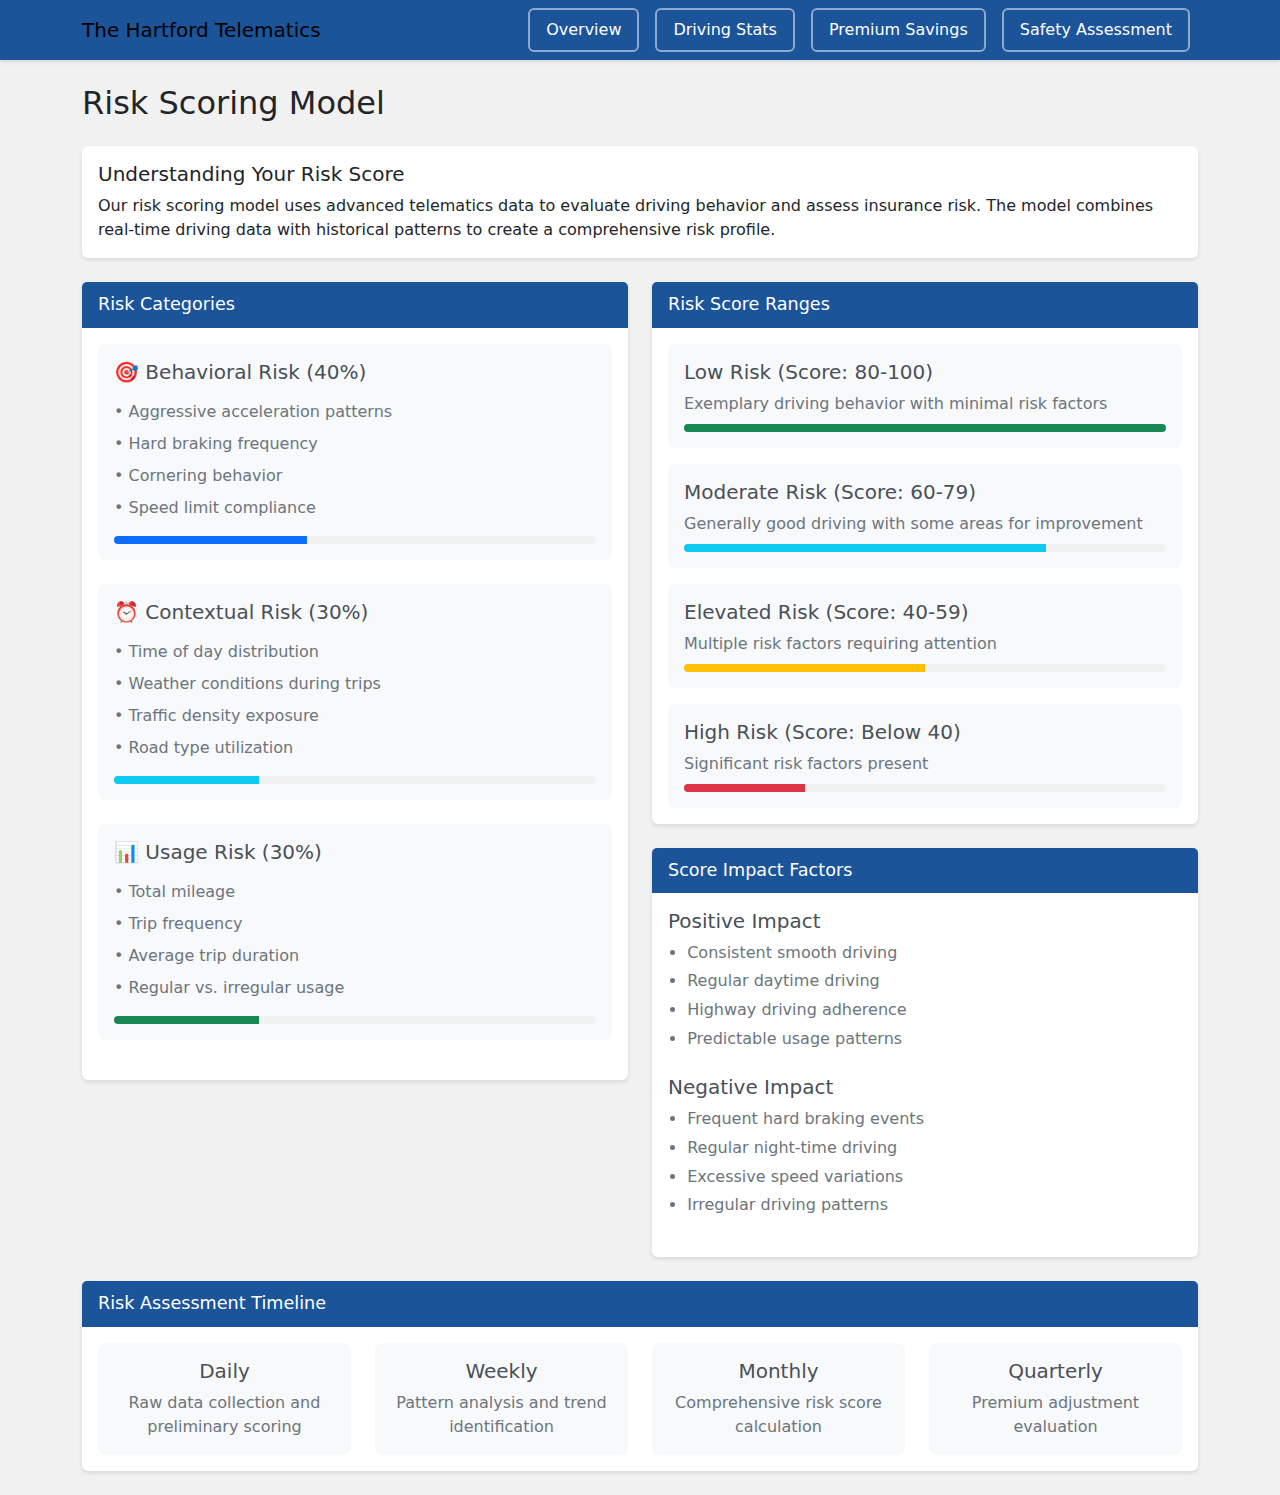
<file: risk-model.html>
<!DOCTYPE html>
<html lang="en">
<head>
    <meta charset="UTF-8">
    <meta name="viewport" content="width=device-width, initial-scale=1.0">
    <title>Risk Scoring Model</title>
    <link href="https://cdn.jsdelivr.net/npm/bootstrap@5.3.0/dist/css/bootstrap.min.css" rel="stylesheet">
    <link rel="stylesheet" href="styles.css">
</head>
<body>
    <nav class="navbar">
        <div class="container">
            <span class="navbar-brand mb-0 h1">The Hartford Telematics</span>
            <div class="navbar-nav">
                <div class="nav-item text-nowrap d-flex align-items-center">
                    <a class="nav-link" href="index.html">Overview</a>
                    <a class="nav-link" href="telematics-data.html">Driving Stats</a>
                    <a class="nav-link" href="rate-calculation.html">Premium Savings</a>
                    <a class="nav-link active" href="risk-model.html">Safety Assessment</a>
                </div>
            </div>
        </div>
    </nav>

    <div class="container mt-4">
        <h2 class="mb-4">Risk Scoring Model</h2>

        <!-- Risk Model Overview -->
        <div class="card mb-4">
            <div class="card-body">
                <h5 class="card-title">Understanding Your Risk Score</h5>
                <p class="card-text">
                    Our risk scoring model uses advanced telematics data to evaluate driving behavior and assess insurance risk. 
                    The model combines real-time driving data with historical patterns to create a comprehensive risk profile.
                </p>
            </div>
        </div>

        <!-- Risk Categories -->
        <div class="row">
            <div class="col-md-6">
                <div class="card mb-4">
                    <div class="card-header">
                        <h4>Risk Categories</h4>
                    </div>
                    <div class="card-body">
                        <div class="risk-category mb-4">
                            <h5>🎯 Behavioral Risk (40%)</h5>
                            <ul class="list-unstyled">
                                <li>• Aggressive acceleration patterns</li>
                                <li>• Hard braking frequency</li>
                                <li>• Cornering behavior</li>
                                <li>• Speed limit compliance</li>
                            </ul>
                            <div class="progress">
                                <div class="progress-bar bg-primary" style="width: 40%"></div>
                            </div>
                        </div>

                        <div class="risk-category mb-4">
                            <h5>⏰ Contextual Risk (30%)</h5>
                            <ul class="list-unstyled">
                                <li>• Time of day distribution</li>
                                <li>• Weather conditions during trips</li>
                                <li>• Traffic density exposure</li>
                                <li>• Road type utilization</li>
                            </ul>
                            <div class="progress">
                                <div class="progress-bar bg-info" style="width: 30%"></div>
                            </div>
                        </div>

                        <div class="risk-category mb-4">
                            <h5>📊 Usage Risk (30%)</h5>
                            <ul class="list-unstyled">
                                <li>• Total mileage</li>
                                <li>• Trip frequency</li>
                                <li>• Average trip duration</li>
                                <li>• Regular vs. irregular usage</li>
                            </ul>
                            <div class="progress">
                                <div class="progress-bar bg-success" style="width: 30%"></div>
                            </div>
                        </div>
                    </div>
                </div>
            </div>

            <div class="col-md-6">
                <!-- Risk Score Ranges -->
                <div class="card mb-4">
                    <div class="card-header">
                        <h4>Risk Score Ranges</h4>
                    </div>
                    <div class="card-body">
                        <div class="risk-range low-risk mb-3">
                            <h5>Low Risk (Score: 80-100)</h5>
                            <p>Exemplary driving behavior with minimal risk factors</p>
                            <div class="progress">
                                <div class="progress-bar bg-success" style="width: 100%"></div>
                            </div>
                        </div>

                        <div class="risk-range moderate-risk mb-3">
                            <h5>Moderate Risk (Score: 60-79)</h5>
                            <p>Generally good driving with some areas for improvement</p>
                            <div class="progress">
                                <div class="progress-bar bg-info" style="width: 75%"></div>
                            </div>
                        </div>

                        <div class="risk-range elevated-risk mb-3">
                            <h5>Elevated Risk (Score: 40-59)</h5>
                            <p>Multiple risk factors requiring attention</p>
                            <div class="progress">
                                <div class="progress-bar bg-warning" style="width: 50%"></div>
                            </div>
                        </div>

                        <div class="risk-range high-risk">
                            <h5>High Risk (Score: Below 40)</h5>
                            <p>Significant risk factors present</p>
                            <div class="progress">
                                <div class="progress-bar bg-danger" style="width: 25%"></div>
                            </div>
                        </div>
                    </div>
                </div>

                <!-- Score Impact -->
                <div class="card mb-4">
                    <div class="card-header">
                        <h4>Score Impact Factors</h4>
                    </div>
                    <div class="card-body">
                        <div class="impact-factor">
                            <h5>Positive Impact</h5>
                            <ul>
                                <li>Consistent smooth driving</li>
                                <li>Regular daytime driving</li>
                                <li>Highway driving adherence</li>
                                <li>Predictable usage patterns</li>
                            </ul>
                        </div>
                        <div class="impact-factor">
                            <h5>Negative Impact</h5>
                            <ul>
                                <li>Frequent hard braking events</li>
                                <li>Regular night-time driving</li>
                                <li>Excessive speed variations</li>
                                <li>Irregular driving patterns</li>
                            </ul>
                        </div>
                    </div>
                </div>
            </div>
        </div>

        <!-- Risk Assessment Timeline -->
        <div class="card mb-4">
            <div class="card-header">
                <h4>Risk Assessment Timeline</h4>
            </div>
            <div class="card-body">
                <div class="row">
                    <div class="col-md-3">
                        <div class="timeline-item">
                            <h5>Daily</h5>
                            <p>Raw data collection and preliminary scoring</p>
                        </div>
                    </div>
                    <div class="col-md-3">
                        <div class="timeline-item">
                            <h5>Weekly</h5>
                            <p>Pattern analysis and trend identification</p>
                        </div>
                    </div>
                    <div class="col-md-3">
                        <div class="timeline-item">
                            <h5>Monthly</h5>
                            <p>Comprehensive risk score calculation</p>
                        </div>
                    </div>
                    <div class="col-md-3">
                        <div class="timeline-item">
                            <h5>Quarterly</h5>
                            <p>Premium adjustment evaluation</p>
                        </div>
                    </div>
                </div>
            </div>
        </div>
    </div>

    <script src="https://cdn.jsdelivr.net/npm/bootstrap@5.3.0/dist/js/bootstrap.bundle.min.js"></script>
</body>
</html>
</file>
<file: styles.css>
/* The Hartford Colors */
:root {
    --hartford-blue: #1b5499;
    --hartford-light-blue: #2465b5;
    --hartford-accent: #1b5499;
    --hartford-gray: #54565A;
    --hartford-light-gray: #F1F1F1;
}

body {
    background-color: var(--hartford-light-gray);
}

.navbar {
    background-color: var(--hartford-blue) !important;
    margin-bottom: 20px;
    box-shadow: 0 2px 4px rgba(0, 0, 0, 0.1);
}

.navbar .nav-link {
    color: white !important;
    margin: 0 8px;
    padding: 8px 16px !important;
    border: 2px solid rgba(255, 255, 255, 0.5);
    border-radius: 6px;
    transition: all 0.3s ease;
}

.navbar .nav-link:hover {
    background-color: white;
    color: var(--hartford-blue) !important;
    border-color: white;
}

.card {
    margin-bottom: 20px;
    box-shadow: 0 2px 4px rgba(0, 0, 0, 0.1);
    border: none;
}

/* Make the driving statistics card fill the height */
.driving-stats-card {
    height: calc(100% - 20px); /* Subtract margin-bottom */
    display: flex;
    flex-direction: column;
}

.driving-stats-card .card-body {
    flex: 1;
    display: flex;
    flex-direction: column;
    justify-content: space-around;
    padding: 1.5rem;
}

.driving-stats-card .row:first-child {
    margin-bottom: 2rem;
}

.card-header {
    background-color: var(--hartford-blue);
    color: white;
    border-bottom: none;
    padding: 0.75rem 1rem;
}

.card-header h4 {
    margin-bottom: 0;
    font-size: 1.1rem;
}

/* Compact profile info */
.profile-info {
    padding: 0.5rem;
}

.profile-info p {
    margin-bottom: 0.25rem;
    padding: 0.25rem 0;
    font-size: 0.9rem;
}

.profile-info strong {
    display: inline-block;
    width: 110px;
}

/* More compact card body for user profile */
.card .card-body {
    padding: 1rem;
}

.stat-card {
    padding: 1.25rem;
    text-align: center;
    background-color: #ffffff;
    border-radius: 8px;
    box-shadow: 0 1px 3px rgba(0, 0, 0, 0.1);
    height: 100%;
    display: flex;
    flex-direction: column;
    justify-content: center;
}

.stat-card h5 {
    color: var(--hartford-gray);
    font-size: 0.9rem;
    margin-bottom: 0.5rem;
}

.score {
    font-size: 2rem;
    font-weight: bold;
    color: var(--hartford-light-blue);
    margin-bottom: 0.25rem;
}

.progress {
    height: 8px;
    margin-top: 8px;
    background-color: var(--hartford-light-gray);
}

.progress-bar {
    background-color: var(--hartford-light-blue);
}

.progress-bar.bg-success {
    background-color: #28a745;
}

.progress-bar.bg-warning {
    background-color: #ffc107;
}

.progress-bar.bg-danger {
    background-color: var(--hartford-accent);
}

.text-muted {
    font-size: 0.8rem;
    margin-top: 5px;
    color: var(--hartford-gray) !important;
}

/* Styles for telematics-data.html */
.stat-detail p {
    margin-bottom: 0.75rem;
    padding: 0.5rem;
    border-bottom: 1px solid var(--hartford-light-gray);
}

.stat-detail p:last-child {
    border-bottom: none;
}

.btn-group .btn {
    padding: 0.5rem 1.5rem;
}

/* Styles for rate-calculation.html */
.savings-tier {
    padding: 1rem;
    border-radius: 8px;
    background-color: var(--hartford-light-gray);
    margin-bottom: 1rem;
}

.savings-tier h5 {
    margin-bottom: 0.5rem;
    color: #495057;
}

.savings-tier .progress {
    height: 10px;
    margin: 0.5rem 0;
}

.savings-tier p {
    margin-bottom: 0;
    color: #6c757d;
}

.list-group-item h5 {
    color: var(--hartford-blue);
    font-size: 1.1rem;
    margin-bottom: 0.5rem;
}

.list-group-item p {
    color: #6c757d;
    margin-bottom: 0;
}

.tip-card {
    padding: 1.5rem;
    background-color: #f8f9fa;
    border-radius: 8px;
    height: 100%;
}

.tip-card h5 {
    color: #495057;
    margin-bottom: 1rem;
}

.tip-card p {
    color: #6c757d;
    margin-bottom: 0;
}

/* Styles for risk-model.html */
.risk-category {
    padding: 1rem;
    background-color: #f8f9fa;
    border-radius: 8px;
}

.risk-category h5 {
    color: #495057;
    margin-bottom: 1rem;
}

.risk-category ul {
    margin-bottom: 1rem;
}

.risk-category li {
    color: #6c757d;
    margin-bottom: 0.5rem;
}

.risk-range {
    padding: 1rem;
    background-color: #f8f9fa;
    border-radius: 8px;
}

.risk-range h5 {
    color: #495057;
    margin-bottom: 0.5rem;
}

.risk-range p {
    color: #6c757d;
    margin-bottom: 0.5rem;
}

.impact-factor {
    margin-bottom: 1.5rem;
}

.impact-factor h5 {
    color: #495057;
    margin-bottom: 0.5rem;
}

.impact-factor ul {
    color: #6c757d;
    padding-left: 1.2rem;
}

.impact-factor li {
    margin-bottom: 0.3rem;
}

.timeline-item {
    text-align: center;
    padding: 1rem;
    background-color: #f8f9fa;
    border-radius: 8px;
    height: 100%;
}

.timeline-item h5 {
    color: #495057;
    margin-bottom: 0.5rem;
}

.timeline-item p {
    color: #6c757d;
    margin-bottom: 0;
}
</file>
